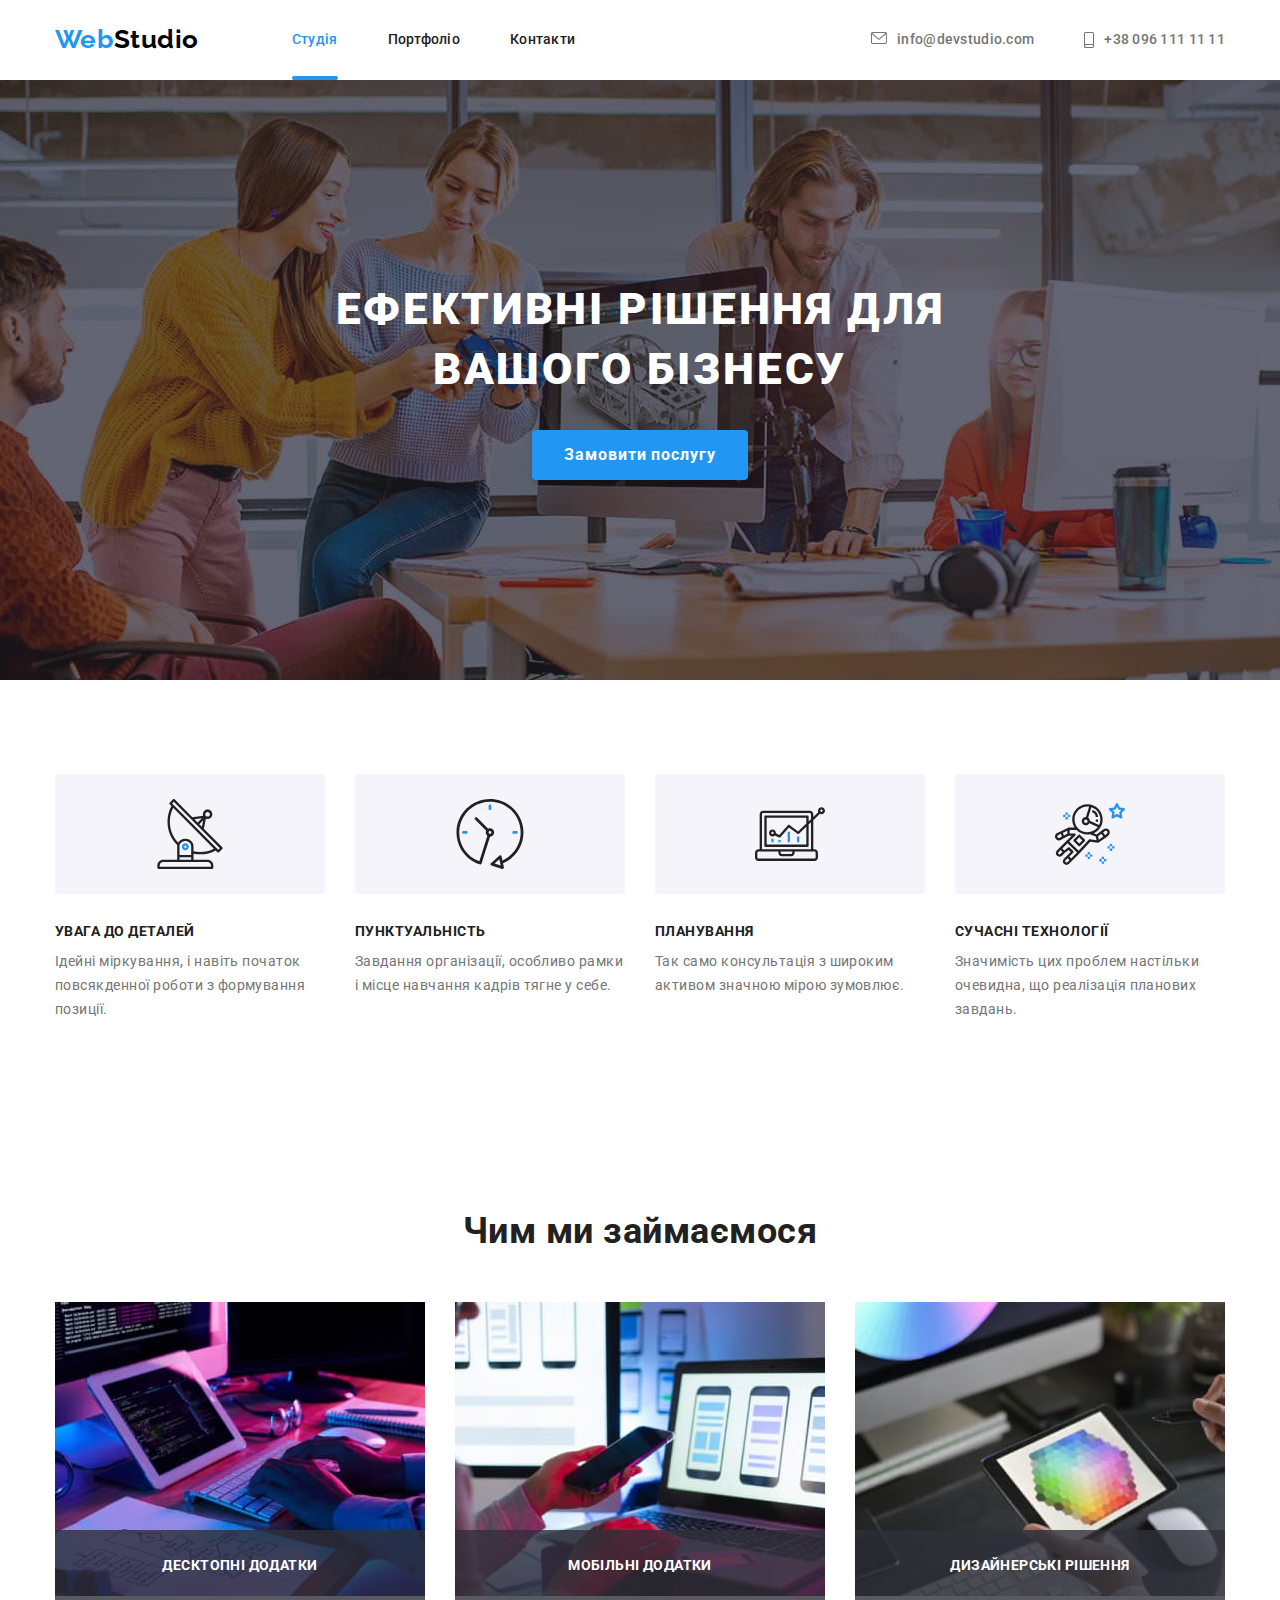
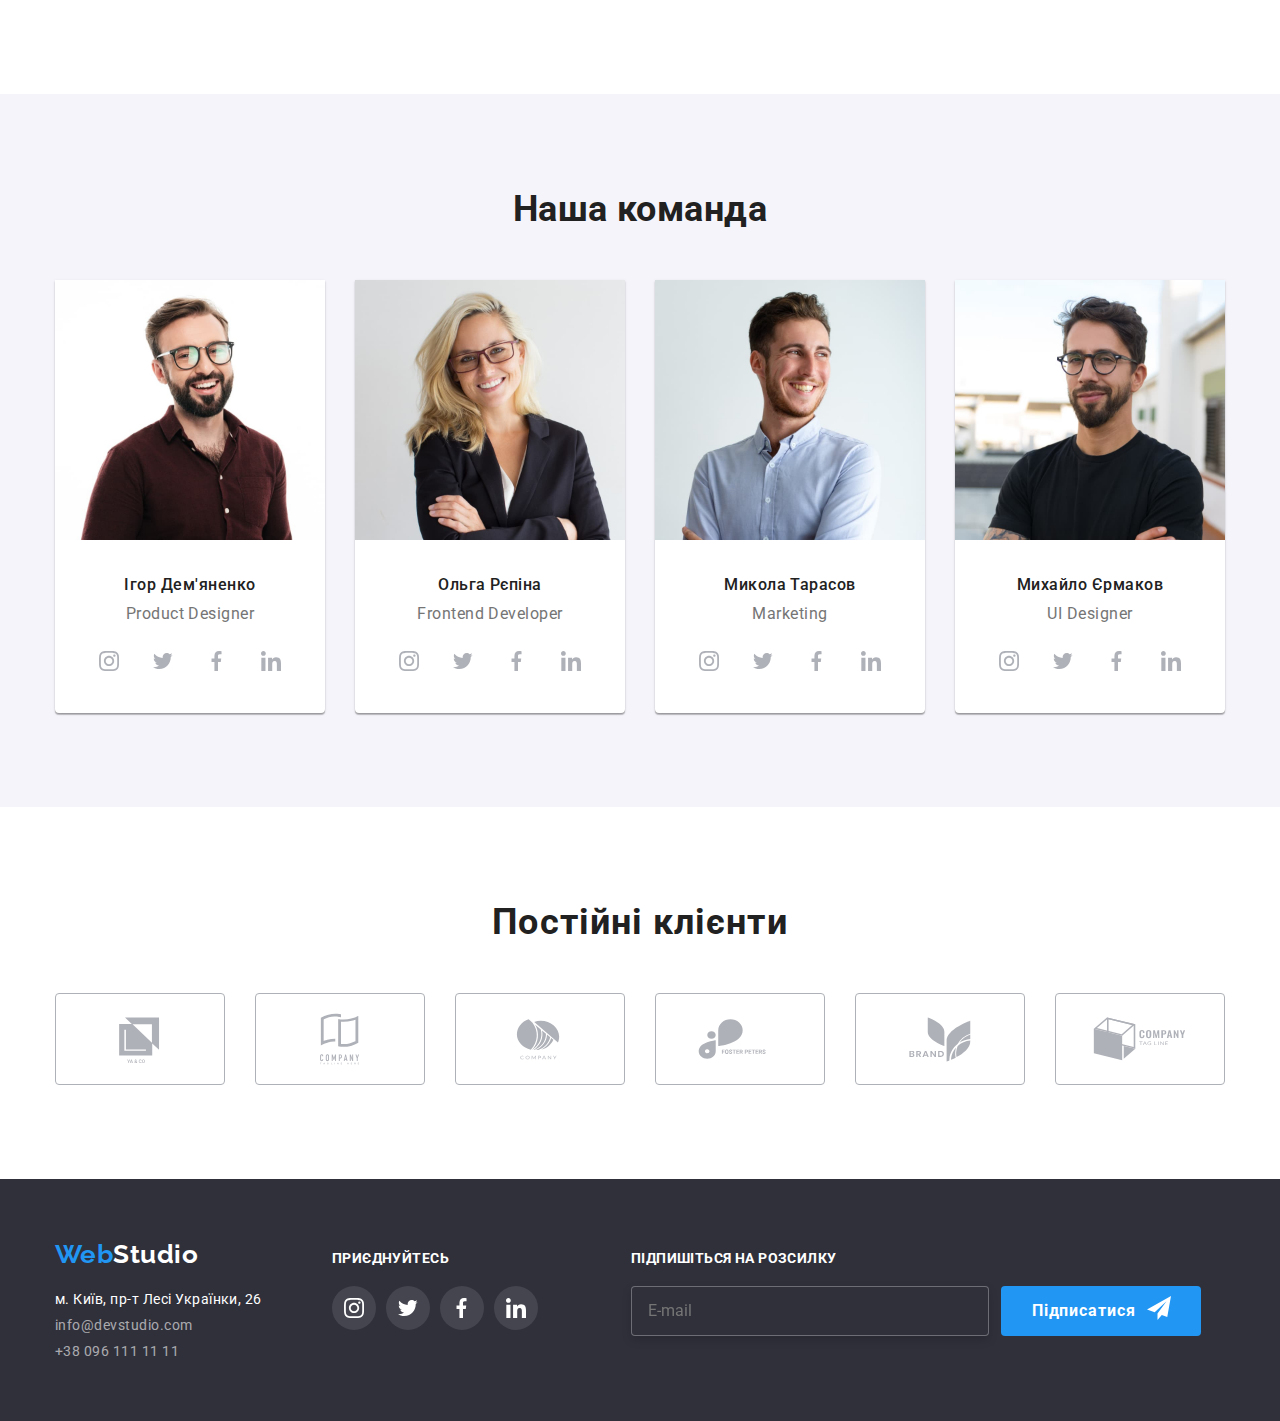
<file: index.html>
<!DOCTYPE html>
<html lang="uk">
  <head>
    <meta charset="UTF-8" />
    <meta name="viewport" content="width=device-width, initial-scale=1.0" />
    <title>WebStudio</title>
    <link rel="preconnect" href="https://fonts.googleapis.com" />
    <link rel="preconnect" href="https://fonts.gstatic.com" crossorigin />
    <link
      href="https://fonts.googleapis.com/css2?family=Raleway:wght@400;700&family=Roboto:wght@400;500;700;900&display=swap"
      rel="stylesheet"
    />
    <link
      rel="stylesheet"
      href="https://cdnjs.cloudflare.com/ajax/libs/modern-normalize/1.1.0/modern-normalize.min.css"
    />
    <link rel="stylesheet" href="css/main.min.css" />
  </head>
  <body>
    <header class="page-header">
      <!-- site nav -->
      <nav class="container main-nav">
        <a href="./index.html" class="logo list">
          <span class="color-blu">Web</span>
          <span class="color-black">Studio</span>
        </a>
        <ul class="site-nav list">
          <li class="nav"><a href="" class="link current">Студія</a></li>
          <li class="nav">
            <a href="./portfolio.html" class="link">Портфоліо</a>
          </li>
          <li class="nav"><a href="" class="link">Контакти</a></li>
        </ul>
        <!-- Contakt -->
        <ul class="contakt-nav list">
          <li class="item">
            <a class="contakt-mail" href="mailto:info@devstudio.com"
              ><svg class="mail">
                <use href="./imeges/symbol-defs.svg#icon-envelope"></use></svg
              >info@devstudio.com</a
            >
          </li>
          <li class="item">
            <a class="contakt-tel" href="tel:+380961111111">
              <svg class="tel">
                <use href="./imeges/symbol-defs.svg#icon-smartphone"></use></svg
              >+38 096 111 11 11</a
            >
          </li>
        </ul>
      </nav>
    </header>
    <main>
      <!-- Hero -->
      <section class="hero section container">
        <h1 class="hero-title">Ефективні рішення для вашого бізнесу</h1>
        <button class="button" data-modal-open>Замовити послугу</button>
        <div class="backdrop-hero is-hidden" data-modal>
          <div class="modal-hero">
            <button class="closed-modal" data-modal-close>
              <svg class="icon-closed" height="18" width="18">
                <use href="./imeges/symbol-defs.svg#icon-close-black"></use>
              </svg>
            </button>
            <form class="form">
              <b class="form-title">Залиште свої дані, ми вам передзвонимо </b>
              <div class="form-field">
                <label class="form-label" for="name">Імʼя </label>
                <input type="text" name="name" id="name" class="form-input" />
                <svg class="icon-form">
                  <use href="./imeges/symbol-defs.svg#icon-person"></use>
                </svg>
              </div>
              <div class="form-field">
                <label for="tel" class="form-label">Телефон </label>
                <input type="tel" name="tel" id="tel" class="form-input" />
                <svg class="icon-form">
                  <use href="./imeges/symbol-defs.svg#icon-phone"></use>
                </svg>
              </div>
              <div class="form-field">
                <label for="email" class="form-label">Пошта </label>
                <input
                  type="email"
                  name="email"
                  id="email"
                  class="form-input"
                />
                <svg class="icon-form">
                  <use href="./imeges/symbol-defs.svg#icon-email"></use>
                </svg>
              </div>
              <div class="form-comit">
                <label for="coment" class="form-label">Коментар</label>
                <textarea
                  class="coment"
                  name="coment"
                  placeholder="Введіть текст"
                  id="coment"
                  rows="10"
                ></textarea>
              </div>
              <div class="check-box">
                <input
                  class="checkbox-input"
                  type="checkbox"
                  name="policy"
                  id="policy"
                  value="Умови договору"
                />
                <svg class="icon-box">
                  <use href="./imeges/symbol-defs.svg#icon-icon-check"></use>
                </svg>
                <label for="policy">Погоджуюся з розсилкою та приймаю </label>
                <a class="policy-link" href="#">Умови договору</a>
              </div>
              <div class="send-btn">
                <button class="send" tupe="submit">Відправити</button>
              </div>
            </form>
          </div>
        </div>
      </section>
      <!-- Feature -->
      <section class="section">
        <h2 hidden>Приклади робіт</h2>
        <div class="container feature">
          <ul class="feature-list list">
            <li class="item icon-item">
              <div class="fonts">
                <svg>
                  <use href="./imeges/symbol-defs.svg#icon-antenna"></use>
                </svg>
              </div>
              <div class="title-feature-text">
                <h3 class="title">УВАГА ДО ДЕТАЛЕЙ</h3>
                <p class="feature-text">
                  Ідейні міркування, і навіть початок повсякденної роботи з
                  формування позиції.
                </p>
              </div>
            </li>
            <li class="item">
              <div class="fonts">
                <svg>
                  <use href="./imeges/symbol-defs.svg#icon-clock"></use>
                </svg>
              </div>
              <div class="title-feature-text">
                <h3 class="title">ПУНКТУАЛЬНІСТЬ</h3>
                <p class="feature-text">
                  Завдання організації, особливо рамки і місце навчання кадрів
                  тягне у себе.
                </p>
              </div>
            </li>
            <li class="item">
              <div class="fonts">
                <svg>
                  <use href="./imeges/symbol-defs.svg#icon-diagram"></use>
                </svg>
              </div>
              <div class="title-feature-text">
                <h3 class="title">ПЛАНУВАННЯ</h3>
                <p class="feature-text">
                  Так само консультація з широким активом значною мірою
                  зумовлює.
                </p>
              </div>
            </li>
            <li class="item">
              <div class="fonts">
                <svg>
                  <use href="./imeges/symbol-defs.svg#icon-astronaut"></use>
                </svg>
              </div>
              <div class="title-feature-text">
                <h3 class="title">СУЧАСНІ ТЕХНОЛОГІЇ</h3>
                <p class="feature-text">
                  Значимість цих проблем настільки очевидна, що реалізація
                  планових завдань.
                </p>
              </div>
            </li>
          </ul>
        </div>
      </section>
      <section class="works section">
        <div class="container">
          <h2 class="works-title">Чим ми займаємося</h2>
          <ul class="list example">
            <li class="item item-desktop">
              <div class="imeges-thumb">
                <img
                  src="./imeges/keydoard.jpg"
                  alt="Десктопні додатки"
                  width="370"
                />
                <div class="images-text img-fonts">Десктопні додатки</div>
              </div>
            </li>
            <li class="item">
              <div class="imeges-thumb">
                <img
                  src="./imeges/displey.jpg"
                  alt="Мобільні додатки"
                  width="370"
                />
                <div class="images-text img-fonts">Мобільні додатки</div>
              </div>
            </li>
            <li class="item">
              <div class="imeges-thumb">
                <img
                  src="./imeges/tablet.jpg"
                  alt="Розробка логотипів"
                  width="370"
                />
                <div class="images-text img-fonts">Дизайнерські рішення</div>
              </div>
            </li>
          </ul>
        </div>
      </section>
      <!-- Team -->
      <section class="team section">
        <div class="container">
          <h2 class="team-title">Наша команда</h2>
          <ul class="list team-list">
            <li class="item">
              <div class="backgr-color">
                <img
                  class="photo-team"
                  src="./imeges/igor.jpg"
                  alt="Ігор Демʼяненко"
                  width="270"
                />
                <div class="team-descript">
                  <h3 class="team-name">Ігор Дем'яненко</h3>
                  <p class="team-prof">
                    <span lang="en"> Product Designer</span>
                  </p>
                </div>
                <div class="social-list">
                  <ul class="social list">
                    <li class="icon-social">
                      <a class="icon-link" href="#"
                        ><svg class="social-icon">
                          <use
                            href="./imeges/symbol-defs.svg#icon-instagram2"
                          ></use></svg
                      ></a>
                    </li>
                    <li class="icon-social">
                      <a class="icon-link" href="#"
                        ><svg class="social-icon">
                          <use
                            href="./imeges/symbol-defs.svg#icon-twitter2"
                          ></use></svg
                      ></a>
                    </li>
                    <li class="icon-social">
                      <a class="icon-link" href="#"
                        ><svg class="social-icon">
                          <use
                            href="./imeges/symbol-defs.svg#icon-facebook2"
                          ></use></svg
                      ></a>
                    </li>
                    <li class="icon-social">
                      <a class="icon-link" href="#"
                        ><svg class="social-icon">
                          <use
                            href="./imeges/symbol-defs.svg#icon-linkedin2"
                          ></use></svg
                      ></a>
                    </li>
                  </ul>
                </div>
              </div>
            </li>
            <li class="item">
              <div class="backgr-color">
                <img
                  class="photo-team"
                  src="./imeges/olga.jpg"
                  alt="Ольга Рєпіна"
                  width="270"
                />
                <div class="team-descript">
                  <h3 class="team-name">Ольга Рєпіна</h3>
                  <p class="team-prof">
                    <span lang="en"> Frontend Developer </span>
                  </p>
                </div>
                <div class="social-list">
                  <ul class="social list">
                    <li class="icon-social">
                      <a class="icon-link" href="#"
                        ><svg class="social-icon">
                          <use
                            href="./imeges/symbol-defs.svg#icon-instagram2"
                          ></use></svg
                      ></a>
                    </li>
                    <li class="icon-social">
                      <a class="icon-link" href="#"
                        ><svg class="social-icon">
                          <use
                            href="./imeges/symbol-defs.svg#icon-twitter2"
                          ></use></svg
                      ></a>
                    </li>
                    <li class="icon-social">
                      <a class="icon-link" href="#"
                        ><svg class="social-icon">
                          <use
                            href="./imeges/symbol-defs.svg#icon-facebook2"
                          ></use></svg
                      ></a>
                    </li>
                    <li class="icon-social">
                      <a class="icon-link" href="#"
                        ><svg class="social-icon">
                          <use
                            href="./imeges/symbol-defs.svg#icon-linkedin2"
                          ></use></svg
                      ></a>
                    </li>
                  </ul>
                </div>
              </div>
            </li>

            <li class="item">
              <div class="backgr-color">
                <img
                  class="photo-team"
                  src="./imeges/mukola.jpg"
                  alt="Микола Тарасов"
                  width="270"
                />
                <div class="team-descript">
                  <h3 class="team-name">Микола Тарасов</h3>
                  <p class="team-prof"><span lang="en"> Marketing </span></p>
                </div>
                <div class="social-list">
                  <ul class="social list">
                    <li class="icon-social">
                      <a class="icon-link" href="#"
                        ><svg class="social-icon">
                          <use
                            href="./imeges/symbol-defs.svg#icon-instagram2"
                          ></use></svg
                      ></a>
                    </li>
                    <li class="icon-social">
                      <a class="icon-link" href="#"
                        ><svg class="social-icon">
                          <use
                            href="./imeges/symbol-defs.svg#icon-twitter2"
                          ></use></svg
                      ></a>
                    </li>
                    <li class="icon-social">
                      <a class="icon-link" href="#"
                        ><svg class="social-icon">
                          <use
                            href="./imeges/symbol-defs.svg#icon-facebook2"
                          ></use></svg
                      ></a>
                    </li>
                    <li class="icon-social">
                      <a class="icon-link" href="#"
                        ><svg class="social-icon">
                          <use
                            href="./imeges/symbol-defs.svg#icon-linkedin2"
                          ></use></svg
                      ></a>
                    </li>
                  </ul>
                </div>
              </div>
            </li>
            <li class="item">
              <div class="backgr-color">
                <img
                  class="photo-team"
                  src="./imeges/myhaylo.jpg"
                  alt="Михайло Єрмаков"
                  width="270"
                />
                <div class="team-descript">
                  <h3 class="team-name">Михайло Єрмаков</h3>
                  <p class="team-prof"><span lang="en"> UI Designer </span></p>
                </div>
                <div class="social-list">
                  <ul class="social list">
                    <li class="icon-social">
                      <a class="icon-link" href="#"
                        ><svg class="social-icon">
                          <use
                            href="./imeges/symbol-defs.svg#icon-instagram2"
                          ></use></svg
                      ></a>
                    </li>
                    <li class="icon-social">
                      <a class="icon-link" href="#"
                        ><svg class="social-icon">
                          <use
                            href="./imeges/symbol-defs.svg#icon-twitter2"
                          ></use></svg
                      ></a>
                    </li>
                    <li class="icon-social">
                      <a class="icon-link" href="#"
                        ><svg class="social-icon">
                          <use
                            href="./imeges/symbol-defs.svg#icon-facebook2"
                          ></use></svg
                      ></a>
                    </li>
                    <li class="icon-social">
                      <a class="icon-link" href="#"
                        ><svg class="social-icon">
                          <use
                            href="./imeges/symbol-defs.svg#icon-linkedin2"
                          ></use></svg
                      ></a>
                    </li>
                  </ul>
                </div>
              </div>
            </li>
          </ul>
        </div>
      </section>
      <!-- Clients -->
      <section class="section">
        <div class="container">
          <h2 hidden>Клієнти</h2>
          <h3 class="title-clients">Постійні клієнти</h3>
          <ul class="icon-list list">
            <li class="icon-clients">
              <a class="clients-link" href="#">
                <svg class="icon">
                  <use href="./imeges/symbol-defs.svg#icon-yaco"></use>
                </svg>
              </a>
            </li>
            <li class="icon-clients">
              <a class="clients-link" href="#"
                ><svg class="icon">
                  <use
                    href="./imeges/symbol-defs.svg#icon-teglinecompany"
                  ></use></svg
              ></a>
            </li>
            <li class="icon-clients">
              <a class="clients-link" href="#">
                <svg class="icon">
                  <use href="./imeges/symbol-defs.svg#icon-company"></use></svg
              ></a>
            </li>
            <li class="icon-clients">
              <a class="clients-link" href="#"
                ><svg class="icon">
                  <use href="./imeges/symbol-defs.svg#icon-foster"></use></svg
              ></a>
            </li>
            <li class="icon-clients">
              <a class="clients-link" href="#">
                <svg class="icon">
                  <use href="./imeges/symbol-defs.svg#icon-brand"></use></svg
              ></a>
            </li>
            <li class="icon-clients">
              <a class="clients-link" href="#"
                ><svg class="icon">
                  <use href="./imeges/symbol-defs.svg#icon-tagline"></use></svg
              ></a>
            </li>
          </ul>
        </div>
      </section>
    </main>
    <!-- footer -->
    <footer class="footer">
      <div class="container footer-container">
        <div class="contackt-wrap">
          <a class="footer-logo" href="#"
            ><span class="color-blu">Web</span
            ><span class="color-white">Studio</span></a
          >
          <address class="address">
            <ul class="list">
              <li>
                <span class="address-name"
                  >м. Київ, пр-т Лесі Українки, 26</span
                >
              </li>
              <li>
                <a href="mailto:info@devstudio.com" class="address-mail list"
                  >info@devstudio.com</a
                >
              </li>
              <li>
                <a href="tel:+380961111111" class="address-tel list"
                  >+38 096 111 11 11</a
                >
              </li>
            </ul>
          </address>
        </div>
        <div class="social-wrap">
          <p class="footer-title-social">приєднуйтесь</p>
          <ul class="footer-social list">
            <li class="footer-icon-social">
              <a class="footer-icon-link" href="#"
                ><svg class="footer-social-icon">
                  <use
                    href="./imeges/symbol-defs.svg#icon-instagram2"
                  ></use></svg
              ></a>
            </li>
            <li class="footer-icon-social">
              <a class="footer-icon-link" href="#"
                ><svg class="footer-social-icon">
                  <use href="./imeges/symbol-defs.svg#icon-twitter2"></use></svg
              ></a>
            </li>
            <li class="footer-icon-social">
              <a class="footer-icon-link" href="#"
                ><svg class="footer-social-icon">
                  <use
                    href="./imeges/symbol-defs.svg#icon-facebook2"
                  ></use></svg
              ></a>
            </li>
            <li class="footer-icon-social">
              <a class="footer-icon-link" href="#"
                ><svg class="footer-social-icon">
                  <use
                    href="./imeges/symbol-defs.svg#icon-linkedin2"
                  ></use></svg
              ></a>
            </li>
          </ul>
        </div>
        <div class="subscribe">
          <p class="subscribe-title">Підпишіться на розсилку</p>
          <div class="input-btn">
            <label for="email" class=""> </label>
            <input
              type="email"
              name="email"
              id="email"
              class="subscribe-input"
              placeholder="E-mail"
            />
            <button class="subscribe-btn" tupe="submit">
              Підписатися
              <svg class="icon-send">
                <use href="./imeges/symbol-defs.svg#icon-send"></use>
              </svg>
            </button>
          </div>
        </div>
      </div>
    </footer>
    <script src="./js/modal.js"></script>
  </body>
</html>
</file>
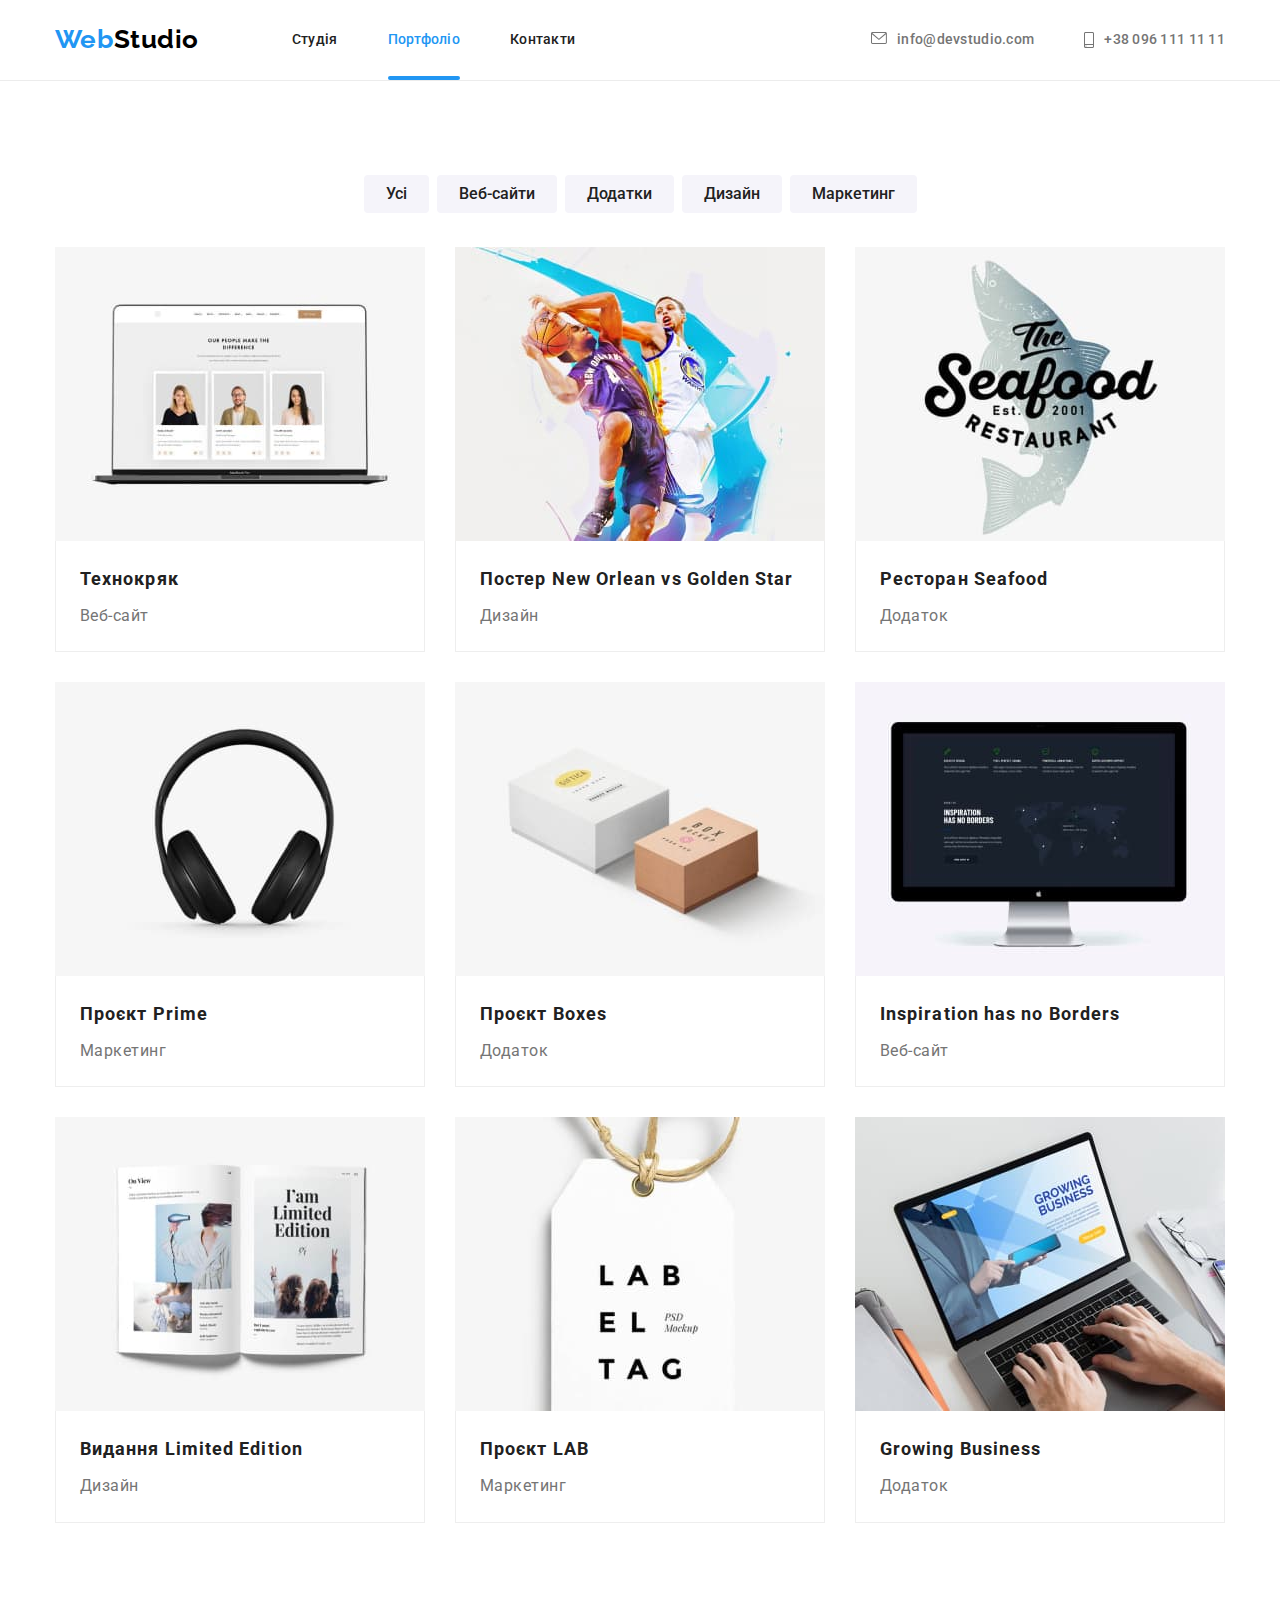
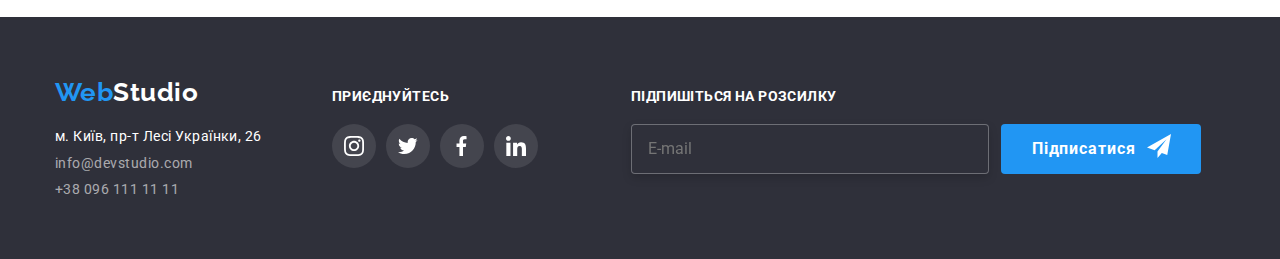
<file: portfolio.html>
<!DOCTYPE html>
<html lang="uk">
  <head>
    <meta charset="UTF-8" />
    <meta name="viewport" content="width=device-width, initial-scale=1.0" />
    <title>Portfolio</title>
    <link rel="preconnect" href="https://fonts.googleapis.com" />
    <link rel="preconnect" href="https://fonts.gstatic.com" crossorigin />
    <link
      href="https://fonts.googleapis.com/css2?family=Raleway:wght@400;700&family=Roboto:wght@400;500;700;900&display=swap"
      rel="stylesheet"
    />
    <link
      rel="stylesheet"
      href="https://cdnjs.cloudflare.com/ajax/libs/modern-normalize/1.1.0/modern-normalize.min.css"
    />
    <link rel="stylesheet" href="css/main.min.css" />
  </head>
  <body>
    <header class="header">
      <!-- Site nav -->
      <nav class="container main-nav">
        <a href="./portfolio.html" class="logo list">
          <span class="color-blu">Web</span>
          <span class="color-black">Studio</span>
        </a>
        <ul class="site-nav list">
          <li class="nav"><a href="./index.html" class="link">Студія</a></li>
          <li class="nav"><a href="" class="link current">Портфоліо</a></li>
          <li class="nav"><a href="" class="link">Контакти</a></li>
        </ul>
        <!-- Contakt -->
        <ul class="contakt-nav list">
          <li class="item">
            <a class="contakt-mail" href="mailto:info@devstudio.com"
              ><svg class="mail">
                <use href="./imeges/symbol-defs.svg#icon-envelope"></use></svg
              >info@devstudio.com</a
            >
          </li>
          <li class="item">
            <a class="contakt-tel" href="tel:+380961111111">
              <svg class="tel">
                <use href="./imeges/symbol-defs.svg#icon-smartphone"></use></svg
              >+38 096 111 11 11</a
            >
          </li>
        </ul>
      </nav>
    </header>
    <main>
      <section class="container section">
        <!-- список кнопок -->
        <div class="portfolio">
          <h1 hidden>Посилання на роботи</h1>
          <ul class="list-button list">
            <li class="item">
              <button type="button" class="buttons">Усі</button>
            </li>
            <li class="item">
              <button type="button" class="buttons">Веб-сайти</button>
            </li>
            <li class="item">
              <button type="button" class="buttons">Додатки</button>
            </li>
            <li class="item">
              <button type="button" class="buttons">Дизайн</button>
            </li>
            <li class="item">
              <button type="button" class="buttons">Маркетинг</button>
            </li>
          </ul>

          <!-- Портфолио работ -->

          <ul class="card list">
            <li class="item portf-list">
              <a href="" class="card-img list">
                <div class="thumb">
                  <img
                    class="img-project"
                    src="./imeges/prew.jpg"
                    alt="демонстрація робіт"
                    width="370"
                  />
                  <div class="overlay-text">
                    Ресурс пропонує комплексні пропозиції з різним рівнем
                    функціоналу та сервісів. Все це дозволить відвідувачу
                    отримати вичерпні відомості про компанію чи приватну особу.
                  </div>
                </div>
                <div class="text-title">
                  <h2 class="card-title">Технокряк</h2>
                  <p class="card-text">Веб-сайт</p>
                </div>
              </a>
            </li>
            <li class="item portf-list">
              <a href="" class="card-img list">
                <div class="thumb">
                  <img
                    class="img-project"
                    src="./imeges/bascet.jpg"
                    alt="постер гравців у баскетбол"
                    width="370"
                  />
                  <div class="overlay-text">
                    Ресурс пропонує комплексні пропозиції з різним рівнем
                    функціоналу та сервісів. Все це дозволить відвідувачу
                    отримати вичерпні відомості про компанію чи приватну особу.
                  </div>
                </div>
                <div class="text-title">
                  <h2 class="card-title">
                    Постер <span lang="en"> New Orlean vs Golden Star </span>
                  </h2>
                  <p class="card-text">Дизайн</p>
                </div>
              </a>
            </li>
            <li class="item portf-list">
              <a href="" class="card-img list">
                <div class="thumb">
                  <img
                    class="img-project"
                    src="./imeges/seafood.jpg"
                    alt="логотип ресторану морепродуктів"
                    width="370"
                  />
                  <div class="overlay-text">
                    Ресурс пропонує комплексні пропозиції з різним рівнем
                    функціоналу та сервісів. Все це дозволить відвідувачу
                    отримати вичерпні відомості про компанію чи приватну особу.
                  </div>
                </div>
                <div class="text-title">
                  <h2 class="card-title">Ресторан Seafood</h2>
                  <p class="card-text list">Додаток</p>
                </div>
              </a>
            </li>
            <li class="item portf-list">
              <a href="" class="card-img list">
                <div class="thumb">
                  <img
                    class="img-project"
                    src="./imeges/headphones.jpg"
                    alt="навушники"
                    width="370"
                  />
                  <div class="overlay-text">
                    Ресурс пропонує комплексні пропозиції з різним рівнем
                    функціоналу та сервісів. Все це дозволить відвідувачу
                    отримати вичерпні відомості про компанію чи приватну особу.
                  </div>
                </div>
                <div class="text-title">
                  <h2 class="card-title">Проєкт Prime</h2>
                  <p class="card-text">Маркетинг</p>
                </div>
              </a>
            </li>
            <li class="item portf-list">
              <a href="" class="card-img list">
                <div class="thumb">
                  <img
                    class="img-project"
                    src="./imeges/box.jpg"
                    alt="дві коробки"
                    width="370"
                  />
                  <div class="overlay-text">
                    Ресурс пропонує комплексні пропозиції з різним рівнем
                    функціоналу та сервісів. Все це дозволить відвідувачу
                    отримати вичерпні відомості про компанію чи приватну особу.
                  </div>
                </div>
                <div class="text-title">
                  <h2 class="card-title">Проєкт Boxes</h2>
                  <p class="card-text">Додаток</p>
                </div>
              </a>
            </li>
            <li class="item portf-list">
              <a href="" class="card-img list">
                <div class="thumb">
                  <img
                    class="img-project"
                    src="./imeges/monitor.jpg"
                    alt="монітор"
                    width="370"
                  />
                  <div class="overlay-text">
                    Ресурс пропонує комплексні пропозиції з різним рівнем
                    функціоналу та сервісів. Все це дозволить відвідувачу
                    отримати вичерпні відомості про компанію чи приватну особу.
                  </div>
                </div>
                <div class="text-title">
                  <h2 class="card-title">
                    <span lang="en"> Inspiration has no Borders </span>
                  </h2>
                  <p class="card-text">Веб-сайт</p>
                </div>
              </a>
            </li>
            <li class="item portf-list">
              <a href="" class="card-img list">
                <div class="thumb">
                  <img
                    class="img-project"
                    src="./imeges/boock.jpg"
                    alt="розгорнута книга"
                    width="370"
                  />
                  <div class="overlay-text">
                    Ресурс пропонує комплексні пропозиції з різним рівнем
                    функціоналу та сервісів. Все це дозволить відвідувачу
                    отримати вичерпні відомості про компанію чи приватну особу.
                  </div>
                </div>
                <div class="text-title">
                  <h2 class="card-title">
                    Видання <span lang="en"> Limited Edition</span>
                  </h2>
                  <p class="card-text">Дизайн</p>
                </div>
              </a>
            </li>
            <li class="item portf-list">
              <a href="" class="card-img list">
                <div class="thumb">
                  <img
                    class="img-project"
                    src="./imeges/label.jpg"
                    alt="логотип проекту"
                    width="370"
                  />
                  <div class="overlay-text">
                    Ресурс пропонує комплексні пропозиції з різним рівнем
                    функціоналу та сервісів. Все це дозволить відвідувачу
                    отримати вичерпні відомості про компанію чи приватну особу.
                  </div>
                </div>
                <div class="text-title">
                  <h2 class="card-title">Проєкт LAB</h2>
                  <p class="card-text">Маркетинг</p>
                </div>
              </a>
            </li>
            <li class="item portf-list">
              <a href="" class="card-img list">
                <div class="thumb">
                  <img
                    class="img-project"
                    src="./imeges/noutebook.jpg"
                    alt="процюємо віддалено"
                    width="370"
                  />
                  <div class="overlay-text">
                    Ресурс пропонує комплексні пропозиції з різним рівнем
                    функціоналу та сервісів. Все це дозволить відвідувачу
                    отримати вичерпні відомості про компанію чи приватну особу.
                  </div>
                </div>
                <div class="text-title">
                  <h2 class="card-title">
                    <span lang="en">Growing Business</span>
                  </h2>
                  <p class="card-text">Додаток</p>
                </div>
              </a>
            </li>
          </ul>
        </div>
      </section>
    </main>
    <footer class="footer">
      <div class="container footer-container">
        <div class="contackt-wrap">
          <a class="footer-logo" href="#"
            ><span class="color-blu">Web</span
            ><span class="color-white">Studio</span></a
          >
          <address class="address">
            <ul class="list">
              <li>
                <span class="address-name"
                  >м. Київ, пр-т Лесі Українки, 26</span
                >
              </li>
              <li>
                <a href="mailto:info@devstudio.com" class="address-mail list"
                  >info@devstudio.com</a
                >
              </li>
              <li>
                <a href="tel:+380961111111" class="address-tel list"
                  >+38 096 111 11 11</a
                >
              </li>
            </ul>
          </address>
        </div>
        <div class="social-wrap">
          <p class="footer-title-social">приєднуйтесь</p>
          <ul class="footer-social list">
            <li class="footer-icon-social">
              <a class="footer-icon-link" href="#"
                ><svg class="footer-social-icon">
                  <use
                    href="./imeges/symbol-defs.svg#icon-instagram2"
                  ></use></svg
              ></a>
            </li>
            <li class="footer-icon-social">
              <a class="footer-icon-link" href="#"
                ><svg class="footer-social-icon">
                  <use href="./imeges/symbol-defs.svg#icon-twitter2"></use></svg
              ></a>
            </li>
            <li class="footer-icon-social">
              <a class="footer-icon-link" href="#"
                ><svg class="footer-social-icon">
                  <use
                    href="./imeges/symbol-defs.svg#icon-facebook2"
                  ></use></svg
              ></a>
            </li>
            <li class="footer-icon-social">
              <a class="footer-icon-link" href="#"
                ><svg class="footer-social-icon">
                  <use
                    href="./imeges/symbol-defs.svg#icon-linkedin2"
                  ></use></svg
              ></a>
            </li>
          </ul>
        </div>
        <div class="subscribe">
          <p class="subscribe-title">Підпишіться на розсилку</p>
          <div class="input-btn">
            <label for="email" class=""> </label>
            <input
              type="email"
              name="email"
              id="email"
              class="subscribe-input"
              placeholder="E-mail"
            />
            <button class="subscribe-btn" tupe="submit">
              Підписатися
              <svg class="icon-send">
                <use href="./imeges/symbol-defs.svg#icon-send"></use>
              </svg>
            </button>
          </div>
        </div>
      </div>
    </footer>
  </body>
</html>
</file>
<file: css/main.min.css>
:root{--text-color: #000000;--secondary-text-color: #757575;--prymery-text-color: #212121;--accent-color: #2196f3;--pramery-white-color: #ffffff;--pramery-footer-text-color: rgba(255, 255, 255, 0.6);--backgroundcolor-hero: #2f303a;--pramery-footer-color: #2f303a;--secondary-backgraund-color: #f5f4fa;--primery-fill-color: #afb1b8}body{background-color:var(--pramery-white-color);color:var(--prymery-text-color);font-family:Roboto,sans-serif;letter-spacing:.03em}h1,h2,h3,h4,h5,h6,p{margin-top:0;margin-bottom:0}.list{margin:0;padding:0;list-style:none;text-decoration:none}.container{width:1200px;padding-left:15px;padding-right:15px;margin-left:auto;margin-right:auto}.section{padding-top:94px;padding-bottom:94px}.header{border-bottom:1px solid #ececec}.logo{display:block;font-size:0;padding-top:24px;padding-bottom:25px;margin-right:93px}.logo .color-blu{color:var(--accent-color);font-family:Raleway,sans-serif;font-weight:700;font-size:26px;line-height:1.2}.logo .color-black{color:var(--text-color);font-family:Raleway,sans-serif;font-weight:700;font-size:26px;line-height:1.2}.main-nav{display:-webkit-box;display:-ms-flexbox;display:flex;-webkit-box-align:center;-ms-flex-align:center;align-items:center}.site-nav{display:-webkit-box;display:-ms-flexbox;display:flex}.site-nav .nav{margin-right:50px}.site-nav .nav:last-child{margin-right:0}.site-nav .link{color:var(--prymery-text-color);padding-top:32px;padding-bottom:32px;display:block;position:relative;font-weight:500;font-size:14px;line-height:1.14;letter-spacing:.02em;text-decoration:none;-webkit-transition:color 250ms cubic-bezier(0.4, 0, 0.2, 1);transition:color 250ms cubic-bezier(0.4, 0, 0.2, 1)}.site-nav .link:hover,.site-nav .link:focus{color:var(--accent-color)}.site-nav .current{color:var(--accent-color)}.link.current::after{content:"";position:absolute;left:0;bottom:0;display:block;width:100%;height:4px;background-color:var(--accent-color);border-radius:2px}.cont-list{display:-webkit-box;display:-ms-flexbox;display:flex}.contakt-nav{display:-webkit-box;display:-ms-flexbox;display:flex;margin-left:auto}.contakt-nav .item+.item{margin-left:50px}.contakt-nav .contakt-mail,.contakt-nav .contakt-tel{fill:var(--secondary-text-color);color:var(--secondary-text-color);text-decoration:none;display:-webkit-box;display:-ms-flexbox;display:flex;text-align:center;padding-top:32px;padding-bottom:32px;font-weight:500;font-size:14px;line-height:1.14;letter-spacing:.02em;-webkit-transition:color 250ms cubic-bezier(0.4, 0, 0.2, 1);transition:color 250ms cubic-bezier(0.4, 0, 0.2, 1)}.contakt-nav .contakt-mail:hover,.contakt-nav .contakt-mail:focus{color:var(--accent-color);fill:var(--accent-color)}.contakt-nav .contakt-tel:hover,.contakt-nav .contakt-tel:focus{color:var(--accent-color);fill:var(--accent-color)}.mail{display:-webkit-box;display:-ms-flexbox;display:flex;-webkit-box-align:center;-ms-flex-align:center;align-items:center;width:16px;height:12px;margin-right:10px}.tel{display:-webkit-box;display:-ms-flexbox;display:flex;-webkit-box-align:center;-ms-flex-align:center;align-items:center;width:10px;height:16px;margin-right:10px}.hero{max-width:1600px;height:600px;background-image:-webkit-gradient(linear, left top, right top, from(rgba(47, 48, 58, 0.4)), to(rgba(47, 48, 58, 0.4))),url(../imeges/background.jpg);background-image:linear-gradient(to right, rgba(47, 48, 58, 0.4), rgba(47, 48, 58, 0.4)),url(../imeges/background.jpg);background-position:center;background-size:cover;background-repeat:no-repeat;background-color:var(--backgroundcolor-hero);width:100%;text-align:center;padding-top:200px;padding-bottom:200px}.hero .hero-title{margin-bottom:30px;color:var(--pramery-white-color);width:696px;margin-left:auto;margin-right:auto;font-weight:900;font-size:44px;line-height:1.36;letter-spacing:.06em;text-transform:uppercase}.button{color:var(--pramery-white-color);background-color:var(--accent-color);cursor:pointer;-webkit-box-shadow:0px 4px 4px rgba(0,0,0,.15);box-shadow:0px 4px 4px rgba(0,0,0,.15);border-radius:4px;border:0;font-weight:700;font-size:16px;line-height:1.88;letter-spacing:.06em;padding:10px 32px}.backdrop-hero{position:fixed;top:0;left:0;width:100%;height:100%;z-index:10;-webkit-transition:opacity 250ms cubic-bezier(0.4, 0, 0.2, 1),visibility 250ms cubic-bezier(0.4, 0, 0.2, 1);transition:opacity 250ms cubic-bezier(0.4, 0, 0.2, 1),visibility 250ms cubic-bezier(0.4, 0, 0.2, 1);background-color:rgba(0,0,0,.2)}.backdrop-hero.is-hidden{opacity:0;pointer-events:none;visibility:hidden}.modal-hero{position:absolute;top:50%;left:50%;padding:40px;-webkit-transform:translate(-50%, -50%);transform:translate(-50%, -50%);width:528px;background-color:#fff;border-radius:4px;-webkit-box-shadow:0px 1px 3px rgba(0,0,0,.12),0px 1px 1px rgba(0,0,0,.14),0px 2px 1px rgba(0,0,0,.2);box-shadow:0px 1px 3px rgba(0,0,0,.12),0px 1px 1px rgba(0,0,0,.14),0px 2px 1px rgba(0,0,0,.2)}.closed-modal{display:-webkit-box;display:-ms-flexbox;display:flex;-webkit-box-align:center;-ms-flex-align:center;align-items:center;-webkit-box-pack:center;-ms-flex-pack:center;justify-content:center;padding:0;width:30px;height:30px;position:absolute;top:8px;right:8px;border-radius:50%;background:#fff;border:1px solid rgba(0,0,0,.1);cursor:pointer;-webkit-transition:fill 250ms cubic-bezier(0.4, 0, 0.2, 1);transition:fill 250ms cubic-bezier(0.4, 0, 0.2, 1)}.icon-closed{padding:0}.closed-modal:hover,.closed-modal:focus{fill:var(--accent-color)}.form{width:448px}.form-title{display:inline-block;font-weight:700;font-size:20px;line-height:1.15;text-align:center;margin-bottom:12px;color:var(--prymery-text-color)}.form-field{position:relative;display:-webkit-box;display:-ms-flexbox;display:flex;-webkit-box-orient:vertical;-webkit-box-direction:normal;-ms-flex-direction:column;flex-direction:column;margin-bottom:10px;text-align:left}.form-field label{margin-bottom:4px;font-weight:400;font-size:12px;line-height:1.1666666667;letter-spacing:.01em;color:var(--secondary-text-color)}.form-field input{margin:0;padding:12px 16px 12px 42px;border:1px solid rgba(33,33,33,.2);border-radius:4px;font-weight:400;font-size:12px;line-height:1.1666666667;letter-spacing:.01em}.form-comit label{margin-bottom:4px;display:-webkit-box;display:-ms-flexbox;display:flex;text-align:left;font-weight:400;font-size:12px;line-height:1.1666666667;letter-spacing:.01em;color:var(--secondary-text-color)}.check-box .policy-link{font-weight:400;font-size:14px;line-height:1.7142857143;color:var(--accent-color)}.coment{resize:none;width:448px;height:120px;padding:12px 16px;font-weight:400;font-size:12px;line-height:1.1666666667;letter-spacing:.01em;border-radius:4px;border:1px solid rgba(33,33,33,.2);-webkit-transition:border-color 250ms cubic-bezier(0.4, 0, 0.2, 1);transition:border-color 250ms cubic-bezier(0.4, 0, 0.2, 1)}.coment:hover,.coment:focus{border-color:var(--accent-color);outline:rgba(0,0,0,0)}.form-input{padding-right:42px;-webkit-transition:fill 250ms cubic-bezier(0.4, 0, 0.2, 1),border-color 250ms cubic-bezier(0.4, 0, 0.2, 1);transition:fill 250ms cubic-bezier(0.4, 0, 0.2, 1),border-color 250ms cubic-bezier(0.4, 0, 0.2, 1)}.form-input:focus,.form-input:hover{border-color:var(--accent-color);outline:rgba(0,0,0,0)}.form-input:hover+.icon-form,.form-input:focus+.icon-form{fill:var(--accent-color)}.check-box{position:relative;font-weight:400;font-size:14px;line-height:1.7142857143;color:var(--secondary-text-color);margin-bottom:30px}.icon-box{display:inline-block;position:absolute;border:2px solid var(--prymery-text-color);border-radius:4px;height:15px;width:16px;top:10%;left:10px;background-origin:border-box;fill:var(--pramery-white-color)}.checkbox-input{-webkit-appearance:none;-moz-appearance:none;appearance:none;position:absolute}.checkbox-input:checked+.icon-box{fill:var(--accent-color);border-color:var(--accent-color);background-size:contain;background-origin:border-box}.send{display:inline-block;width:200px;height:50px;border:none;padding:10px 52px;color:var(--pramery-white-color);background:var(--accent-color);-webkit-box-shadow:0px 4px 4px rgba(0,0,0,.15);box-shadow:0px 4px 4px rgba(0,0,0,.15);border-radius:4px;cursor:pointer}.icon-form{position:absolute;width:18px;height:18px;top:50%;left:12px;caret-color:inherit;-webkit-transition:fill 250ms cubic-bezier(0.4, 0, 0.2, 1);transition:fill 250ms cubic-bezier(0.4, 0, 0.2, 1)}.title-feature-text{padding-top:30px}.feature-list{display:-webkit-box;display:-ms-flexbox;display:flex}.feature-list .item+.item{margin-left:30px}.feature-list .item{width:270px}.feature-list .title{margin-bottom:10px;font-weight:700;font-size:14px;line-height:1.14;text-transform:uppercase;text-align:left}.feature-list .feature-text{color:var(--secondary-text-color);font-weight:400;font-size:14px;line-height:1.7;text-align:left}.fonts{display:-webkit-box;display:-ms-flexbox;display:flex;width:270px;height:120px;padding:25px 100px;background-image:url(../imeges/backgr.svg);border-radius:4px;text-align:center}.example{display:-webkit-box;display:-ms-flexbox;display:flex}.example .item+.item{margin-left:30px}.works .works-title{margin-bottom:50px;font-weight:700;font-size:36px;line-height:1.17;text-align:center}.imeges-thumb{position:relative}.images-text{position:absolute;padding:27px;font-weight:700;font-size:14px;line-height:1.1428571429;text-align:center;letter-spacing:.03em;text-transform:uppercase}.img-fonts{position:absolute;bottom:0;right:0;left:0;height:70px;background-color:rgba(47,48,58,.8);color:var(--pramery-white-color)}.team{background-color:var(--secondary-backgraund-color);text-align:center}.team-list{display:-webkit-box;display:-ms-flexbox;display:flex}.team-list .item+.item{margin-left:30px}.backgr-color{background-color:var(--pramery-white-color);-webkit-box-shadow:0px 1px 3px rgba(0,0,0,.12),0px 1px 1px rgba(0,0,0,.14),0px 2px 1px rgba(0,0,0,.2);box-shadow:0px 1px 3px rgba(0,0,0,.12),0px 1px 1px rgba(0,0,0,.14),0px 2px 1px rgba(0,0,0,.2);border-radius:0px 0px 4px 4px}.team .team-title{margin-bottom:50px;font-weight:700;font-size:36px;line-height:1.17;text-align:center}.team .photo-team{margin-bottom:30px}.team-descript{margin-bottom:16px}.team .team-name{margin-bottom:10px;font-weight:500;font-size:16px;line-height:1.19}.team .team-prof{color:var(--secondary-text-color);font-weight:400;font-size:16px;line-height:1.19}.social{display:-webkit-inline-box;display:-ms-inline-flexbox;display:inline-flex;margin-bottom:30px}.icon-social{margin-right:10px}.icon-social:last-child{margin-right:0}.icon-link{display:-webkit-box;display:-ms-flexbox;display:flex;width:44px;height:44px;border-radius:50%;-webkit-box-pack:center;-ms-flex-pack:center;justify-content:center;-webkit-box-align:center;-ms-flex-align:center;align-items:center;padding:12px 12px;fill:var(--primery-fill-color);-webkit-transition:color 250ms cubic-bezier(0.4, 0, 0.2, 1),background-color 250ms cubic-bezier(0.4, 0, 0.2, 1),fill 250ms cubic-bezier(0.4, 0, 0.2, 1);transition:color 250ms cubic-bezier(0.4, 0, 0.2, 1),background-color 250ms cubic-bezier(0.4, 0, 0.2, 1),fill 250ms cubic-bezier(0.4, 0, 0.2, 1)}.icon-link:hover,.icon-link:focus{background-color:var(--accent-color);fill:var(--pramery-white-color)}.social-icon{display:-webkit-box;display:-ms-flexbox;display:flex;width:20px;height:20px}.title-clients{font-weight:700;font-size:36px;line-height:1.1666666667;text-align:center;letter-spacing:.03em;margin-bottom:50px;color:var(--prymery-text-color)}.icon-list{display:-webkit-box;display:-ms-flexbox;display:flex}.icon{display:inline-block;width:106px;height:60px;margin:16px 32px;fill:currentColor;-webkit-transition:fill 250ms cubic-bezier(0.4, 0, 0.2, 1);transition:fill 250ms cubic-bezier(0.4, 0, 0.2, 1)}.clients-link{display:-webkit-box;display:-ms-flexbox;display:flex;width:100%;height:100%;border:1px solid #afb1b8;border-radius:4px;color:var(--primery-fill-color);-webkit-transition:border-color 250ms cubic-bezier(0.4, 0, 0.2, 1),color 250ms cubic-bezier(0.4, 0, 0.2, 1);transition:border-color 250ms cubic-bezier(0.4, 0, 0.2, 1),color 250ms cubic-bezier(0.4, 0, 0.2, 1)}.icon-list .icon-clients{width:170px;height:92px;margin-right:30px}.icon-list .icon-clients:last-child{margin-right:0}.clients-link:hover,.clients-link:focus{border-color:var(--accent-color);color:var(--accent-color)}.footer{background-color:var(--pramery-footer-color);display:-webkit-box;display:-ms-flexbox;display:flex;-webkit-box-orient:vertical;-webkit-box-direction:normal;-ms-flex-direction:column;flex-direction:column;padding-top:60px;padding-bottom:60px}.footer-logo{display:inline-block;margin-bottom:20px;font-size:0;text-decoration:none}.footer-logo .color-blu{color:var(--accent-color);font-family:Raleway,sans-serif;font-weight:700;font-size:26px;line-height:1.19}.footer-logo .color-white{color:var(--pramery-white-color);font-family:Raleway,sans-serif;font-weight:700;font-size:26px;line-height:1.19}.address{display:-webkit-box;display:-ms-flexbox;display:flex;-webkit-box-orient:vertical;-webkit-box-direction:normal;-ms-flex-direction:column;flex-direction:column}.address .address-name{color:var(--pramery-white-color);margin-bottom:9px;display:inline-block;font-style:normal;font-weight:400;font-size:14px;line-height:1.17}.address-mail{margin-bottom:9px}.address .address-mail,.address-tel{color:var(--pramery-footer-text-color);display:inline-block;font-style:normal;font-weight:400;font-size:14px;line-height:1.17;-webkit-transition:color 250ms cubic-bezier(0.4, 0, 0.2, 1);transition:color 250ms cubic-bezier(0.4, 0, 0.2, 1)}.address-mail:hover,.address-mail:focus{color:var(--accent-color)}.address-tel:hover,.address-tel:focus{color:var(--accent-color)}.footer-container{display:-webkit-box;display:-ms-flexbox;display:flex;-webkit-box-align:baseline;-ms-flex-align:baseline;align-items:baseline}.footer-title-social{display:-webkit-box;display:-ms-flexbox;display:flex;font-weight:700;font-size:14px;line-height:1.1428571429;letter-spacing:.03em;text-transform:uppercase;color:var(--pramery-white-color);text-align:center;margin-bottom:20px}.social-wrap{margin-left:70px}.footer-social{display:-webkit-inline-box;display:-ms-inline-flexbox;display:inline-flex}.footer-icon-social{margin-right:10px}.footer-icon-social:last-child{margin-right:0}.footer-icon-link{display:-webkit-box;display:-ms-flexbox;display:flex;width:44px;height:44px;border-radius:50%;-webkit-box-pack:center;-ms-flex-pack:center;justify-content:center;-webkit-box-align:center;-ms-flex-align:center;align-items:center;padding:12px 12px;fill:var(--pramery-white-color);background-color:rgba(255,255,255,.1);-webkit-transition:color 250ms cubic-bezier(0.4, 0, 0.2, 1),background-color 250ms cubic-bezier(0.4, 0, 0.2, 1);transition:color 250ms cubic-bezier(0.4, 0, 0.2, 1),background-color 250ms cubic-bezier(0.4, 0, 0.2, 1)}.footer-icon-link:hover,.footer-icon-link:focus{background-color:var(--accent-color);fill:var(--pramery-white-color)}.footer-social-icon{display:-webkit-box;display:-ms-flexbox;display:flex;width:20px;height:20px}.subscribe{margin-left:93px}.subscribe-title{display:-webkit-box;display:-ms-flexbox;display:flex;font-weight:700;font-size:14px;line-height:1.1428571429;letter-spacing:.03em;text-transform:uppercase;color:var(--pramery-white-color);text-align:center;margin-bottom:20px}.input-btn{display:-webkit-inline-box;display:-ms-inline-flexbox;display:inline-flex}.subscribe-input{width:358px;height:50px;padding-left:16px;border:1px solid rgba(255,255,255,.3);-webkit-filter:drop-shadow(0px 4px 4px rgba(0, 0, 0, 0.15));filter:drop-shadow(0px 4px 4px rgba(0, 0, 0, 0.15));border-radius:4px;background-color:var(--pramery-footer-color);color:var(--pramery-white-color);outline:none}.subscribe-btn{position:relative;width:200px;height:50px;margin-left:12px;font-weight:700;font-size:16px;line-height:1.875;padding:10px 62px 10px 28px;border:none;border-radius:4px;cursor:pointer;letter-spacing:.06em;color:var(--pramery-white-color);background-color:var(--accent-color)}.icon-send{width:24px;height:24px;position:absolute;right:15.19%}.portfolio{display:inline-block}.list-button{display:-webkit-box;display:-ms-flexbox;display:flex;-webkit-box-pack:center;-ms-flex-pack:center;justify-content:center;margin-bottom:34px}.list-button .item+.item{margin-left:8px}.list-button .buttons{color:var(--prymery-text-color);background-color:var(--secondary-backgraund-color);padding:6px 22px;border-radius:4px;border:0;font-weight:500;font-size:16px;line-height:1.63;cursor:pointer;-webkit-transition:color 250ms cubic-bezier(0.4, 0, 0.2, 1),background-color 250ms cubic-bezier(0.4, 0, 0.2, 1);transition:color 250ms cubic-bezier(0.4, 0, 0.2, 1),background-color 250ms cubic-bezier(0.4, 0, 0.2, 1)}.list-button .buttons:hover,.list-button .buttons:focus{color:var(--pramery-white-color);background-color:var(--accent-color);-webkit-box-shadow:0px 3px 1px rgba(0,0,0,.1),0px 1px 2px rgba(0,0,0,.08),0px 2px 2px rgba(0,0,0,.12);box-shadow:0px 3px 1px rgba(0,0,0,.1),0px 1px 2px rgba(0,0,0,.08),0px 2px 2px rgba(0,0,0,.12)}.card{display:-webkit-box;display:-ms-flexbox;display:flex;-ms-flex-wrap:wrap;flex-wrap:wrap}.card .item{width:calc(100% - 30px)/3;display:inline-block;margin-bottom:30px;margin-right:30px}.card .item:nth-child(3n){margin-right:0px}.card .item:nth-last-child(-n+3){margin-bottom:0px}.portf-list:hover,.portf-list:focus{-webkit-box-shadow:0px 1px 1px rgba(0,0,0,.12),0px 4px 4px rgba(0,0,0,.06),1px 4px 6px rgba(0,0,0,.16);box-shadow:0px 1px 1px rgba(0,0,0,.12),0px 4px 4px rgba(0,0,0,.06),1px 4px 6px rgba(0,0,0,.16)}.card .img-project{display:block}.text-title{border:1px solid #eee;border-top:none}.card .card-title{color:var(--prymery-text-color);margin-bottom:4px;padding-top:20px;padding-left:24px;font-weight:700;font-size:18px;line-height:2;letter-spacing:.06em}.card .card-text{color:var(--secondary-text-color);margin-bottom:20px;padding-left:24px;font-weight:400;font-size:16px;line-height:1.88}.thumb{position:relative;overflow:hidden}.overlay-text{position:absolute;width:100%;height:100%;top:0;left:0;padding:63px 24px;font-weight:400;font-size:18px;line-height:1.55;overflow:auto;color:var(--pramery-white-color);background-color:rgba(33,150,243,.9);-webkit-transform:translateY(100%);transform:translateY(100%);-webkit-transition:-webkit-transform 250ms linear;transition:-webkit-transform 250ms linear;transition:transform 250ms linear;transition:transform 250ms linear, -webkit-transform 250ms linear}.card-img{display:block}.card-img:hover .overlay-text,.card-img:focus .overlay-text{-webkit-transform:translateY(0);transform:translateY(0)}/*# sourceMappingURL=main.min.css.map */
</file>
